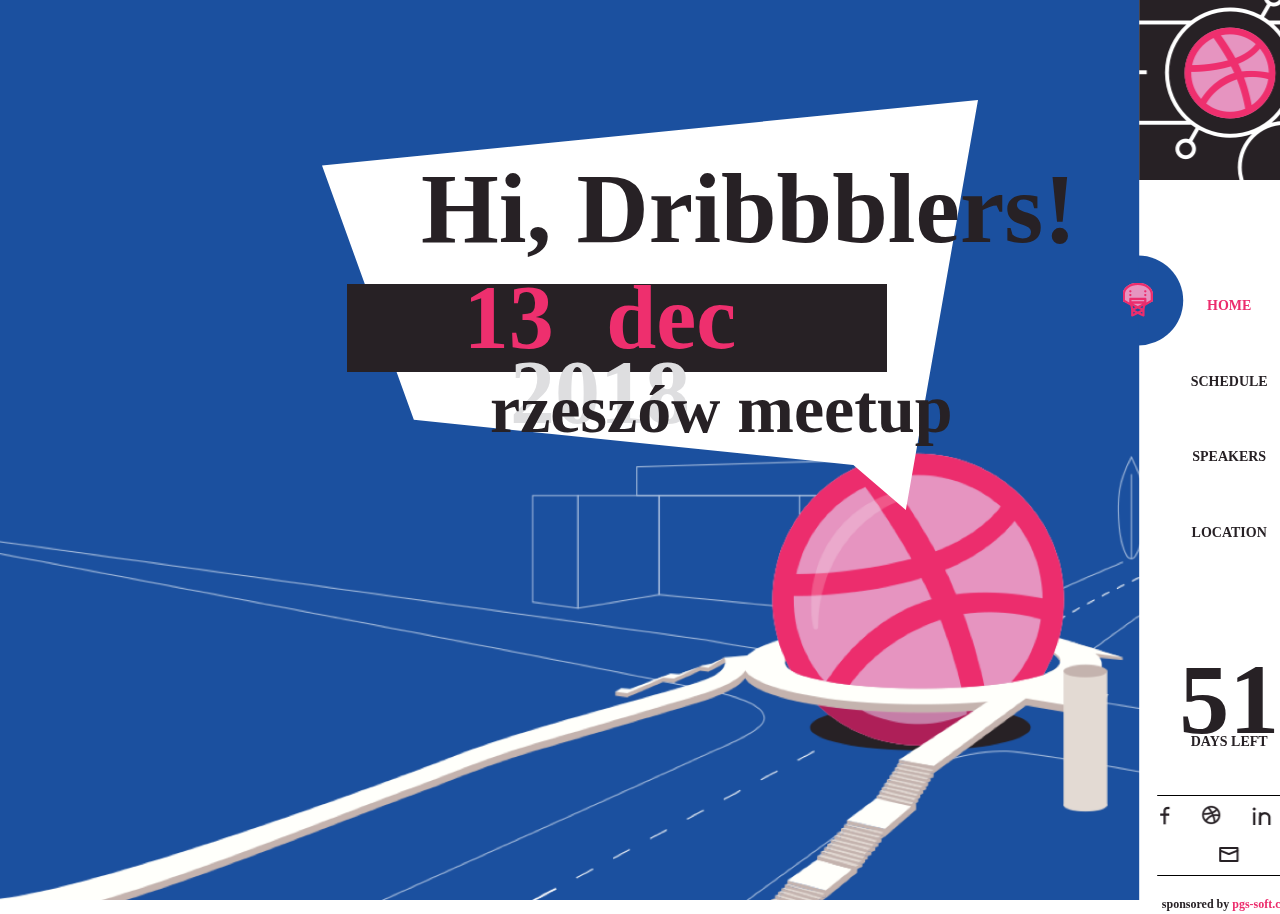
<file: index.html>
<!DOCTYPE html>
<html lang="en">

<head>
  <meta charset="UTF-8">
  <meta name="viewport" content="width=device-width, initial-scale=1.0">
  <meta http-equiv="X-UA-Compatible" content="ie=edge">
  <link rel="stylesheet" href="css/style.css">
  <link rel="stylesheet" media="screen" href="https://fontlibrary.org/face/bebusneuebold" type="text/css"/>
  <link rel="stylesheet" media="screen" href="https://fontlibrary.org/face/lato" type="text/css"/>
  <title>Document</title>
</head>

<body>
  <nav>
    <div class="logo">

    </div>
    <div class="indicator">
      <img src="img/basket icon/svg/basket_icon.svg" alt="">
    </div>
    <ul>
      <li><a class="active"  href="index.html">Home</a></li>
      <li><a href="schedule.html">Schedule</a></li>
      <li><a href="speakers.html">Speakers</a></li>
      <li><a href="location.html">Location</a></li>
    </ul>
    <div class="counter">
      <h1>51</h1>
      <p>Days left</p>
    </div>
  <div class="social">
  <ul>
    <li><a href=""><img src="img/facebook/png/facebook.png" alt=""></a></li>
    <li><a href=""><img src="img/dribbble1_1/png/dribbble1.png" alt=""></a></li>
    <li><a href=""><img src="img/linkedin_1/png/linkedin.png" alt=""></a></li>
    <li><a href=""><img src="img/email_1/png/email.png" alt=""></a></li>
  </ul>
  </div>
  <div class="footer">
    <p>sponsored by <span>pgs-soft.com</span></p>
  </div>
  </nav>
  <div class="container">
    <div class="hello">Hi, Dribbblers!</div>
    <div class="rectangle_title"></div>
    <div class="date">
      <p><span>13 dec</span> 2018</p>
    </div>
    <div class="meetup">
      <p>rzeszów meetup</p>
    </div>
  <div class="speech_bubble">

  </div>
  </div>
</body>

</html>
</file>
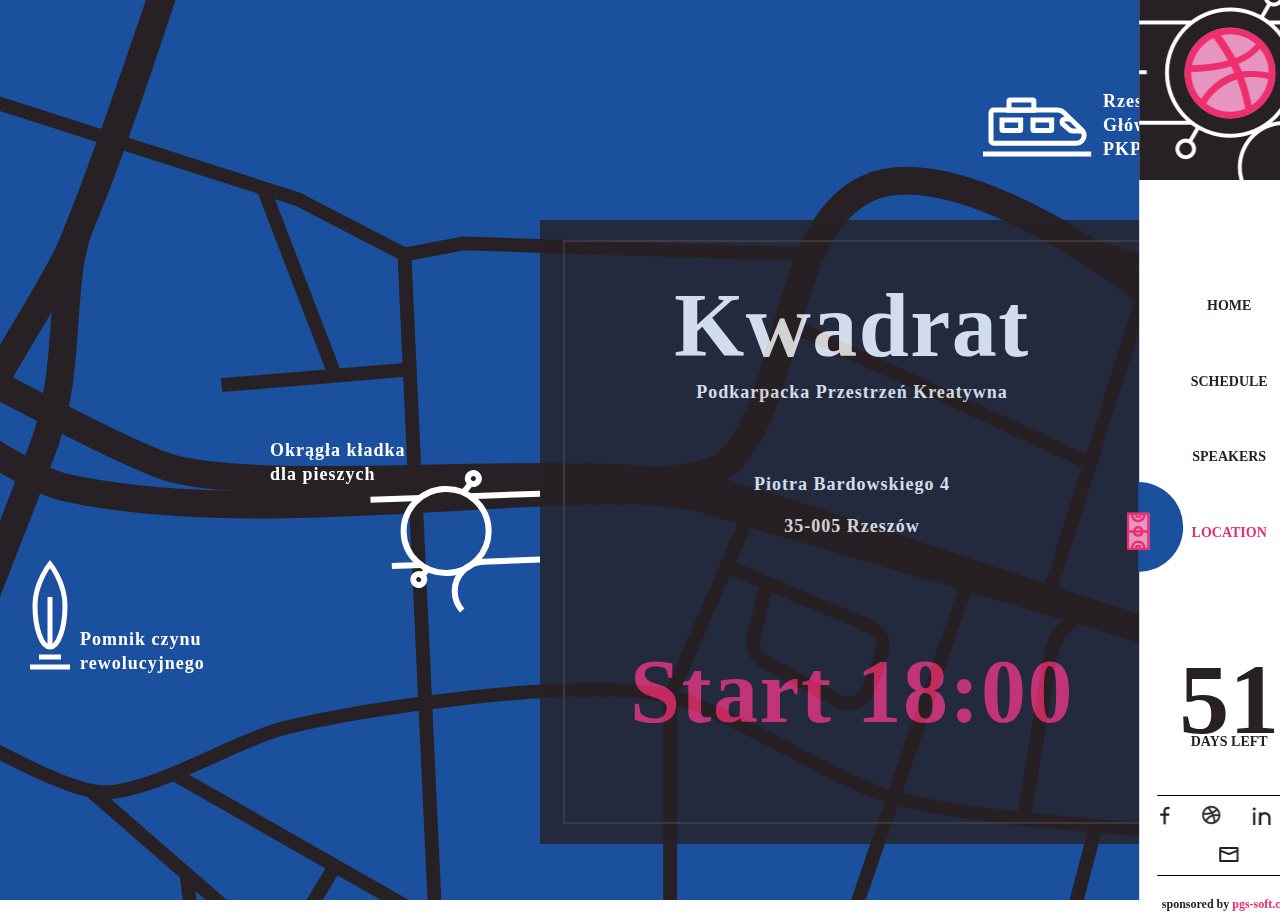
<file: location.html>
<!DOCTYPE html>
<html lang="en">

<head>
  <meta charset="UTF-8">
  <meta name="viewport" content="width=device-width, initial-scale=1.0">
  <meta http-equiv="X-UA-Compatible" content="ie=edge">
  <link rel="stylesheet" href="css/location.css">
  <link rel="stylesheet" media="screen" href="https://fontlibrary.org/face/bebusneuebold" type="text/css" />
  <link rel="stylesheet" media="screen" href="https://fontlibrary.org/face/lato" type="text/css" />
  <title>Document</title>
</head>

<body>
  <nav>
    <div class="logo">

    </div>
    <div class="indicator">
      <img src="img/court/svg/court.svg" alt="">
    </div>
      <ul>
        <li><a  href="index.html">Home</a></li>
        <li><a href="schedule.html">Schedule</a></li>
        <li><a  href="speakers.html">Speakers</a></li>
        <li><a class="active" href="location.html">Location</a></li>
      </ul>
      <div class="counter">
        <h1>51</h1>
        <p>Days left</p>
      </div>
      <div class="social">
        <ul>
          <li><a href=""><img src="img/facebook/png/facebook.png" alt=""></a></li>
          <li><a href=""><img src="img/dribbble1_1/png/dribbble1.png" alt=""></a></li>
          <li><a href=""><img src="img/linkedin_1/png/linkedin.png" alt=""></a></li>
          <li><a href=""><img src="img/email_1/png/email.png" alt=""></a></li>
        </ul>
      </div>
      <div class="footer">
        <p>sponsored by <span>pgs-soft.com</span></p>
      </div>
  </nav>
  <div class="container">
    <div class="train">
<img src="img/train/svg/train.svg" alt="">
<p>Rzeszów Główny PKP</p>
    </div>
    <div class="monument">
<img src="img/monument/svg/monument.svg" alt="">
<p>Pomnik czynu rewolucyjnego</p>
    </div>
    <div class="bridge_title">
      <p>Okrągła kładka dla pieszych</p>
    </div>
    <div class="bridge">
<img src="img/bridge/svg/bridge.svg" alt="">
    </div>
    <div class="dribble">
<img src="img/dribbble/svg/dribbble.svg" alt="">
<p>KWADRAT - Podkarpacka przestrzeń kreatywna</p>
    </div>
    <div class="white_border"></div>
<section class="description">
  <h1>Kwadrat</h1>
  <p>Podkarpacka Przestrzeń Kreatywna</p>
  <p>Piotra Bardowskiego 4</p>
  <p>35-005 Rzeszów</p>
  <h1 class="pink">Start 18:00</h1>
</section>
  </div>
</body>

</html>
</file>
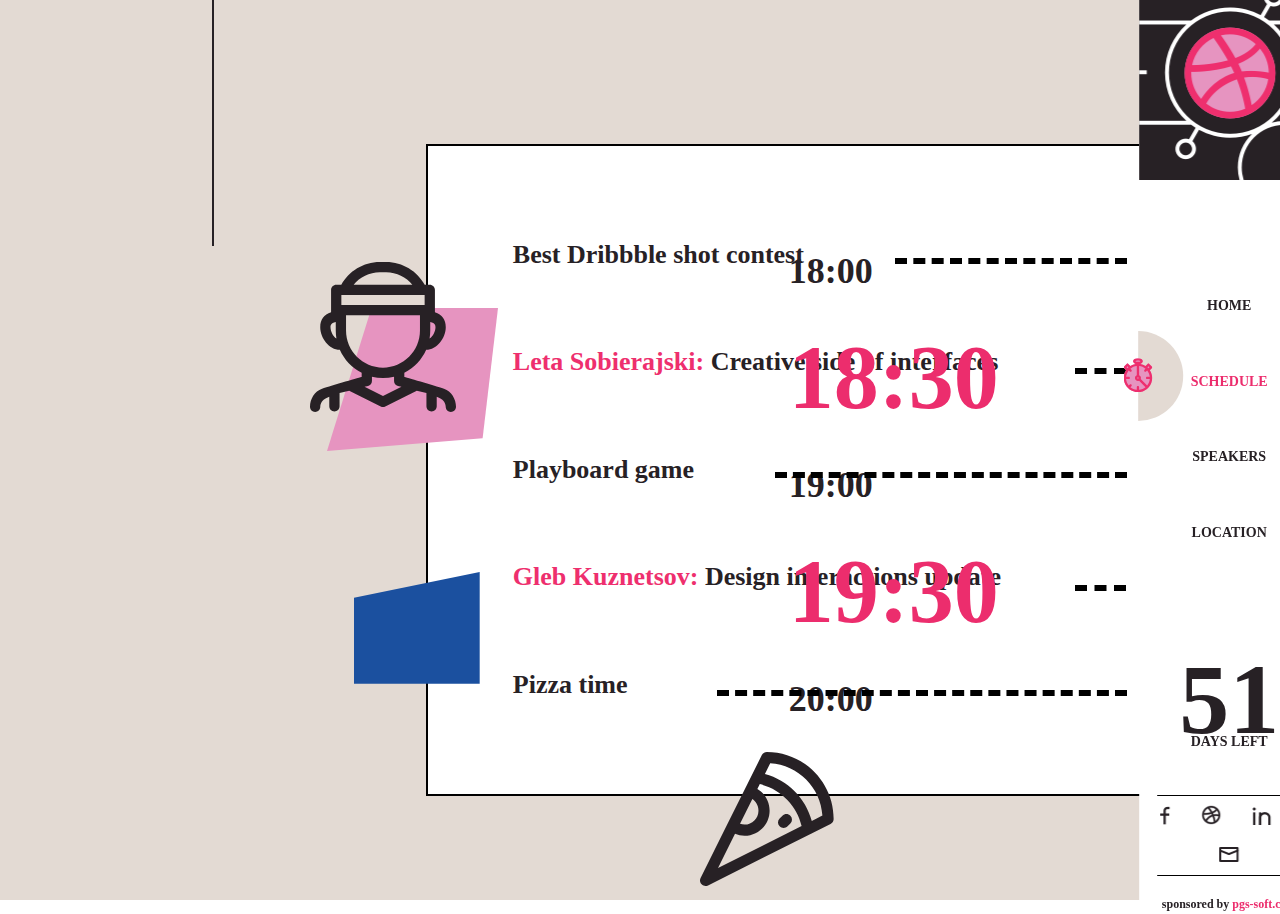
<file: schedule.html>
<!DOCTYPE html>
<html lang="en">

<head>
  <meta charset="UTF-8">
  <meta name="viewport" content="width=device-width, initial-scale=1.0">
  <meta http-equiv="X-UA-Compatible" content="ie=edge">
  <link rel="stylesheet" href="css/schedule.css">
  <link rel="stylesheet" media="screen" href="https://fontlibrary.org/face/bebusneuebold" type="text/css"/>
  <link rel="stylesheet" media="screen" href="https://fontlibrary.org/face/lato" type="text/css"/>
  <title>Document</title>
</head>

<body>
  <nav>
    <div class="logo">

    </div>
    <div class="indicator">
      <img src="img/watches icon/svg/watches_icon.svg" alt="">
    </div>
    <ul>
      <li><a href="index.html">Home</a></li>
      <li><a class="active" href="schedule.html">Schedule</a></li>
      <li><a href="speakers.html">Speakers</a></li>
      <li><a href="location.html">Location</a></li>
    </ul>
    <div class="counter">
      <h1>51</h1>
      <p>Days left</p>
    </div>
  <div class="social">
  <ul>
    <li><a href=""><img src="img/facebook/png/facebook.png" alt=""></a></li>
    <li><a href=""><img src="img/dribbble1_1/png/dribbble1.png" alt=""></a></li>
    <li><a href=""><img src="img/linkedin_1/png/linkedin.png" alt=""></a></li>
    <li><a href=""><img src="img/email_1/png/email.png" alt=""></a></li>
  </ul>
  </div>
  <div class="footer">
    <p>sponsored by <span>pgs-soft.com</span></p>
  </div>
  </nav>
  <div class="container">
    <div class="line_upper">

    </div>
    <div class="line_lower">

    </div>
    <div class="dashed_big_1"></div>
    <div class="dashed_small_2"></div>
    <div class="dashed_big_3"></div>
    <div class="dashed_small_4"></div>
    <div class="dashed_big_5"></div>
    <section class="schedule">
      <ul class="agenda">
        <li>Best Dribbble shot contest</li>
        <li><span>Leta Sobierajski:</span> Creative side of interfaces</li>
        <li>Playboard game</li>
        <li><span>Gleb Kuznetsov:</span> Design interactions update</li>
        <li>Pizza time</li>
      </ul>
    </section>
    <section class="hours">
      <ul>
        <li>18:00</li>
        <li>18:30</li>
        <li>19:00</li>
        <li>19:30</li>
        <li>20:00</li>
      </ul>
    </section>

    <div class="pizza">
<img src="img/pizza/svg/pizza.svg" alt="">
    </div>
    <div class="player">
  <img src="img/player/svg/player.svg" alt="">
    </div>
    <div class="pink-rect">

    </div>
    <div class="blue-rect">

    </div>
  </div>
</body>

</html>
</file>
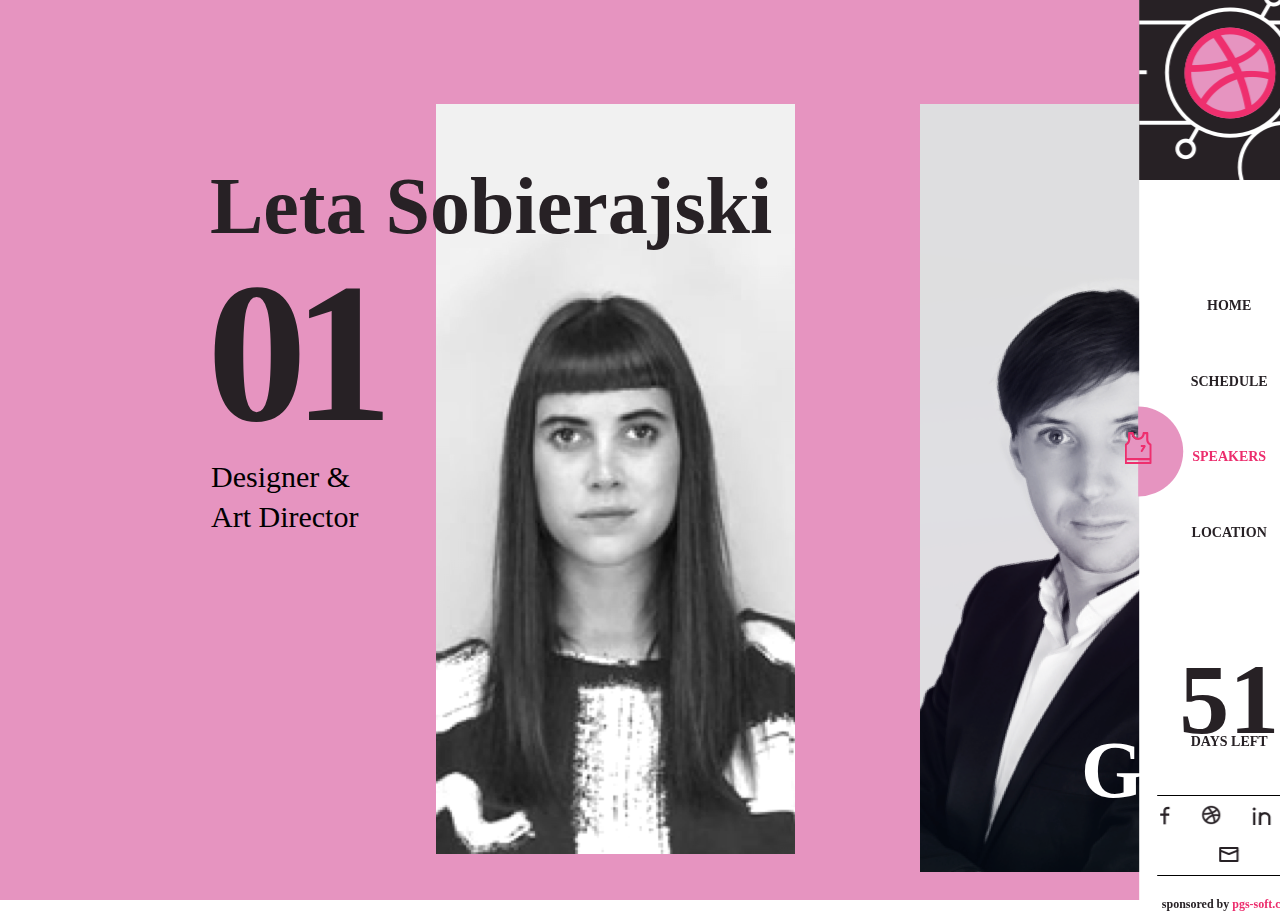
<file: speakers.html>
<!DOCTYPE html>
<html lang="en">

<head>
  <meta charset="UTF-8">
  <meta name="viewport" content="width=device-width, initial-scale=1.0">
  <meta http-equiv="X-UA-Compatible" content="ie=edge">
  <link rel="stylesheet" href="css/speakers.css">
  <link rel="stylesheet" media="screen" href="https://fontlibrary.org/face/bebusneuebold" type="text/css" />
  <link rel="stylesheet" media="screen" href="https://fontlibrary.org/face/lato" type="text/css" />
  <title>Document</title>
</head>

<body>
  <nav>
    <div class="logo">

    </div>
    <div class="indicator">
      <img src="img/t-shirt/svg/t-shirt.svg" alt="">
    </div>
      <ul>
        <li><a  href="index.html">Home</a></li>
        <li><a href="schedule.html">Schedule</a></li>
        <li><a class="active" href="speakers.html">Speakers</a></li>
        <li><a href="location.html">Location</a></li>
      </ul>
      <div class="counter">
        <h1>51</h1>
        <p>Days left</p>
      </div>
      <div class="social">
        <ul>
          <li><a href=""><img src="img/facebook/png/facebook.png" alt=""></a></li>
          <li><a href=""><img src="img/dribbble1_1/png/dribbble1.png" alt=""></a></li>
          <li><a href=""><img src="img/linkedin_1/png/linkedin.png" alt=""></a></li>
          <li><a href=""><img src="img/email_1/png/email.png" alt=""></a></li>
        </ul>
      </div>
      <div class="footer">
        <p>sponsored by <span>pgs-soft.com</span></p>
      </div>
  </nav>
  <div class="container">
    <section class="first">
      <div class="name">
        Leta Sobierajski
      </div>
      <div class="number">
        01
      </div>
      <div class="title">
        Designer &
        Art Director
      </div>
      <img src="img/Group 2/png/Group 2.png" alt="">
  </section>
      <section class="second">
        <div class="title">
          Chief
          Design Officer
        </div>
        <div class="name">
          Gleb Kuznetsov
        </div>
        <div class="number">
          02
        </div>
        <img src="img/Group 3/png/Group 3.png" alt="">
  </section>
  </div>
</body>

</html>
</file>
<file: css/style.css>
body{
  margin:0;
  padding:0;
}
.container{
  z-index: -1;
  position:fixed;
  height:100vh;
  width:100%;
  top:0;
  background-repeat: no-repeat;
  background-image: url('../img/Bitmap_1/png/Bitmap.png');
  background-size: cover;
}
nav{
  padding: 0;
  margin:0;
  min-width: 180px;
  background-color: white;
  position:absolute;
  height: 100vh;
  width:11vw;
  transform:translate(89vw,0%);
}
.logo{
    width:11vw;
    height:11vw;
    min-width: 180px;
    min-height: 180px;
    background-image: url('../img/logo/png/logo.png');
    background-repeat: no-repeat;
    background-position: bottom;
    background-color: #272125;
}
nav ul{
  list-style-type: none;
  margin-top: 6.5vh;
  margin-bottom: 11vh;
  padding: 0;
  text-align: center;

}
nav li > a{
  color: #272125;
  text-decoration: none;
  text-transform:  uppercase;
}
nav li {
  color: #EC2D6D;
  font-family: Lato;
  font-size: 14px;
  font-weight: 700;
  line-height: 17px;
  text-align: center;
  padding-top: 6.5vh;
}
.counter h1{
  color: #272125;
  font-family: BebasNeueBold;
  font-size: 100px;
  font-weight: 700;
  line-height: 120px;
  text-align: center;
  margin: 0;
  padding: 0;
}
.counter p{
  transform: translate(0,-3vh);
  color: #272125;
  font-family: Lato;
  font-size: 14px;
  font-weight: 700;
  line-height: 17px;
  text-align: center;
  text-transform: uppercase;
  margin: 0;
}
.social ul{
  border-top: 1px solid;
  border-bottom: 1px solid;
  padding: 0;
  margin:2vh;
}
.social li{
  display: inline-block;
  margin:0;
  padding: 0;
  padding-top: 1vh;
  padding-bottom: 1vh;
  padding-right: 3vh;
}
.social li:last-child{
  padding-right: 0;
}
.footer{
  color: #272125;
   font-family: Lato;
   font-size: 12px;
   font-weight: 700;
   line-height: 20px;
   text-align: center;
}
.footer span{
  color: #EC2D6D;
}

.indicator{

  z-index: -2;
  position: absolute;
  margin:0;
  background-color: #1B509F;
  border-bottom-right-radius: 45px;
  border-top-right-radius: 45px;
  border-left: 0;
  width: 45px;
  height: 90px;
  transform: translate(-1px,calc(6.5vh + 17px));
}
.indicator img{
  transform: translate(-50%,80%);
}
.active{
  color: #EC2D6D;
}
.speech_bubble{
  position: absolute;
  width:656px;
  height:410px;
  background-color: white;
  transform: translate(322px,100px);
  -webkit-clip-path: polygon(100% 0, 0 16%, 14% 78%, 81% 89%, 89% 100%);
  clip-path: polygon(100% 0, 0 16%, 14% 78%, 81% 89%, 89% 100%);
}
.rectangle_title{
  z-index: 1;
  position: absolute;
  background-color: #272125;
  width: 540px;
  height: 88px;
  transform: translate(347px,284px);
}
.hello{
z-index: 2;
position: absolute;
color: #272125;
font-family: BebasNeueBold;
font-size: 100px;
font-weight: 700;
line-height: 120px;
text-align: center;
transform: translate(421px,149px);
}
.date{
  z-index: 2;
  position: absolute;
  color: #DEDEE0;
  font-family: BebasNeueBold;
  font-size: 90px;
  font-weight: 700;
  line-height: 75px;
  text-align: center;
  width: 500px;
  transform: translate(350px,190px);
  word-spacing: 30px;
}
.date span{
  color: #EE2F6E;

}
.meetup{
  z-index: 2;
  position: absolute;
  color: #272125;
   font-family: BebasNeueBold;
   font-size: 68px;
   font-weight: 700;
   line-height: 82px;
   text-align: center;
  transform: translate(490px,300px);
}
</file>
<file: css/location.css>
body{
  margin:0;
  padding:0;
}
.container{
  z-index: -1;
  position:fixed;
  height:100vh;
  width:100%;
  top:0;
  background-repeat: no-repeat;
  background-image: url('../img/bg/svg/bg.svg');
  background-size: cover;

}
nav{
  padding: 0;
  margin:0;
  min-width: 180px;
  background-color: white;
  position:absolute;
  height: 100vh;
  width:11vw;
  transform:translate(89vw,0%);
}
.logo{
    width:11vw;
    height:11vw;
    min-width: 180px;
    min-height: 180px;
    background-image: url('../img/logo/png/logo.png');
    background-repeat: no-repeat;
    background-position: bottom;
    background-color: #272125;
}
nav ul{
  list-style-type: none;
  margin-top: 6.5vh;
  margin-bottom: 11vh;
  padding: 0;
  text-align: center;

}
nav li > a{
  color: #272125;
  text-decoration: none;
  text-transform:  uppercase;
}
nav li {
  color: #EC2D6D;
  font-family: Lato;
  font-size: 14px;
  font-weight: 700;
  line-height: 17px;
  text-align: center;
  padding-top: 6.5vh;
}
.counter h1{
  color: #272125;
  font-family: BebasNeueBold;
  font-size: 100px;
  font-weight: 700;
  line-height: 120px;
  text-align: center;
  margin: 0;
  padding: 0;
}
.counter p{
  transform: translate(0,-3vh);
  color: #272125;
  font-family: Lato;
  font-size: 14px;
  font-weight: 700;
  line-height: 17px;
  text-align: center;
  text-transform: uppercase;
  margin: 0;
}
.social ul{
  border-top: 1px solid;
  border-bottom: 1px solid;
  padding: 0;
  margin:2vh;
}
.social li{
  display: inline-block;
  margin:0;
  padding: 0;
  padding-top: 1vh;
  padding-bottom: 1vh;
  padding-right: 3vh;
}
.social li:last-child{
  padding-right: 0;
}
.footer{
  color: #272125;
   font-family: Lato;
   font-size: 12px;
   font-weight: 700;
   line-height: 20px;
   text-align: center;
}
.footer span{
  color: #EC2D6D;
}

.indicator{
  z-index: -2;
  position: absolute;
  margin:0;
  background-color: #1B509F;
  border-bottom-right-radius: 45px;
  border-top-right-radius: 45px;
  border-left: 0;
  width: 45px;
  height: 90px;
  transform: translate(-1px,calc(4 * 6.5vh + 4 * 17px));
}
.indicator img{
  transform: translate(-50%,80%);
}
.active{
  color: #EC2D6D;
}
.description{
  position: absolute;
  border: 2px solid #272125;
  background-color: #272125;
  opacity: 0.8;
  width: 620px;
  height: 620px;
  transform: translate(540px,220px);
}
.description h1{
  color: white;
font-family: BebasNeueBold;
font-size: 90px;
font-weight: 700;
letter-spacing: 1.5px;
line-height: 108px;
text-align: center;
margin:0;
margin-top: 50px;
padding: 0;
}
.description p{
  color: #FFFFFF;
font-family: Lato;
font-size: 18px;
font-weight: 900;
letter-spacing: 1px;
line-height: 24px;
text-align: center;
padding-bottom: 50px;
margin-top: 0;
}
.description p:nth-child(2n+1){
padding-bottom: 0;
}
.description .pink{
  color:#EC2D6D;
}
.white_border{
  position: absolute;
  border: 2px solid #FFFFFF;
  opacity: 0.5;
  width: 580px;
  height: 580px;
  transform: translate(563px,240px);
}
.train{
position: absolute;
transform: translate(983px,97px);
}
.monument{
position: absolute;
transform: translate(30px,560px);
}
.bridge{
position: absolute;
transform: translate(370px,470px);
overflow: hidden;
max-width: 170px;
}
.dribble{
  position: absolute;
  transform: translate(1405px,320px);
}
.train p{
  color: #FFFFFF;
font-family: Lato;
font-size: 18px;
font-weight: 900;
letter-spacing: 1px;
line-height: 24px;
text-align: left;
max-width: 60px;
transform: translate(120px, -90px);
}
.monument p{
  color: #FFFFFF;
font-family: Lato;
font-size: 18px;
font-weight: 900;
letter-spacing: 1px;
line-height: 24px;
text-align: left;
max-width: 160px;
transform: translate(50px, -65px);
}
.bridge_title p{
position: absolute;
color: #FFFFFF;
font-family: Lato;
font-size: 18px;
font-weight: 900;
letter-spacing: 1px;
line-height: 24px;
text-align: left;
max-width: 160px;
transform: translate(270px, 420px);
}
.dribble p{
  color: #FFFFFF;
font-family: Lato;
font-size: 18px;
font-weight: 900;
letter-spacing: 1px;
line-height: 24px;
text-align: left;
max-width: 220px;
transform: translate(30px, -180px);
}
</file>
<file: css/schedule.css>
body{
  margin:0;
  padding:0;
}
.container{
  z-index: -1;
  position:fixed;
  height:100vh;
  width:100%;
  top:0;
  background-color: #E3DAD3;

}
nav{
  padding: 0;
  margin:0;
  min-width: 180px;
  background-color: white;
  position:absolute;
  height: 100vh;
  width:11vw;
  transform:translate(89vw,0%);
}
.logo{
    width:11vw;
    height:11vw;
    min-width: 180px;
    min-height: 180px;
    background-image: url('../img/logo/png/logo.png');
    background-repeat: no-repeat;
    background-position: bottom;
    background-color: #272125;
}
nav ul{
  list-style-type: none;
  margin-top: 6.5vh;
  margin-bottom: 11vh;
  padding: 0;
  text-align: center;

}
nav li > a{
  color: #272125;
  text-decoration: none;
  text-transform:  uppercase;
}
nav li {
  color: #EC2D6D;
  font-family: Lato;
  font-size: 14px;
  font-weight: 700;
  line-height: 17px;
  text-align: center;
  padding-top: 6.5vh;
}
.counter h1{
  color: #272125;
  font-family: BebasNeueBold;
  font-size: 100px;
  font-weight: 700;
  line-height: 120px;
  text-align: center;
  margin: 0;
  padding: 0;
}
.counter p{
  transform: translate(0,-3vh);
  color: #272125;
  font-family: Lato;
  font-size: 14px;
  font-weight: 700;
  line-height: 17px;
  text-align: center;
  text-transform: uppercase;
  margin: 0;
}
.social ul{
  border-top: 1px solid;
  border-bottom: 1px solid;
  padding: 0;
  margin:2vh;
}
.social li{
  display: inline-block;
  margin:0;
  padding: 0;
  padding-top: 1vh;
  padding-bottom: 1vh;
  padding-right: 3vh;
}
.social li:last-child{
  padding-right: 0;
}
.footer{
  color: #272125;
   font-family: Lato;
   font-size: 12px;
   font-weight: 700;
   line-height: 20px;
   text-align: center;
}
.footer span{
  color: #EC2D6D;
}

.indicator{
  z-index: -2;
  position: absolute;
  margin:0;
  background-color: #E3DAD3;
  border-bottom-right-radius: 45px;
  border-top-right-radius: 45px;
  border-left: 0;
  width: 45px;
  height: 90px;
  transform: translate(-1px,calc(2 * 6.5vh + 2 * 17px));
}
.indicator img{
  transform: translate(-50%,80%);
}
.active{
  color: #EC2D6D;
}
.pink-rect{
  position: absolute;
  width: 171px;
  height: 143px;
  background-color: #E694C0;
  -webkit-clip-path: polygon(26% 0, 100% 0, 91% 91%, 0 100%);
  clip-path: polygon(26% 0, 100% 0, 91% 91%, 0 100%);
  transform: translate(327px,-344px);
}
.player img{
  position: absolute;
  z-index: 1;
  transform: translate(310px,-390px);
}
.blue-rect{
  position: absolute;
  background-color: #1B509F;
  width: 125.7px;
  height: 111.68px;
  transform:translate(354px,-80px);
  -webkit-clip-path: polygon(0 23%, 100% 0, 100% 100%, 0% 100%);
  clip-path: polygon(0 23%, 100% 0, 100% 100%, 0% 100%);
}
.pizza{
  position:absolute;
  transform: translate(700px,100px);
}
.schedule{
  width:853px;
  height: 648px;
  border: 2px solid black;
  background-color: white;
  -webkit-clip-path: polygon(0 0, 100% 0, 100% 100%, 0% 100%);
  clip-path: polygon(0 0, 100% 0, 100% 100%, 0% 100%);
  transform: translate(426px,16vh);
}
.schedule ul{
  display: inline-block;
  list-style: none;
}
.agenda li{
  position: relative;
  color: #272125;
  font-family: Lato;
  font-size: 26px;
  font-weight: 700;
  line-height: 31px;
  text-align: left;
  margin: 0;
  padding: 0;
  padding-top: 8.5vh;
  padding-left: 3.5vw;
}
.agenda li span{
  color: #EE2F6E;
  font-family: Lato;
  font-size: 26px;
  font-weight: 700;
  line-height: 31px;
  text-align: left;
}
.hours{
  position: absolute;
  margin:0;
  padding:0;
  height: 70vh;
  width:20vw;
  transform: translate(58.5vw,-50vh);
}
.hours ul{
  list-style: none;
}
.hours ul li{
  position: relative;
  color: #272125;
  font-family: BebasNeueBold;
  font-size: 36px;
  font-weight: 700;
  line-height: 43px;
  text-align: left;
  padding-top: 3.5vh;

}
.hours li:nth-child(2n){
  color: #EC2D6D;
font-family: BebasNeueBold;
font-size: 90px;
font-weight: 700;
line-height: 108px;
text-align: left;
}
.line_upper{
  margin: 0;
  padding: 0;
  position:absolute;
  background-color: #272125;
 width: 2px;
 height: 246px;
 transform: translate(212px,0);
}
.line_lower{
  margin: 0;
  padding: 0;
  position:absolute;
  background-color: #272125;
 width: 2px;
 height: 427px;
 transform: translate(1492px,605px);
}
.dashed_big_1{
  z-index: 3;
  position: absolute;
  width: 232px;
  height: 1px;
  border-top: 6px dashed black;
  transform: translate(895px,258px);
}
.dashed_small_2{
  z-index: 3;
  position: absolute;
  width: 51px;
  height: 1px;
  border-top: 6px dashed black;
  transform: translate(1075px,368px);
}
.dashed_big_3{
  z-index: 3;
  position: absolute;
  width: 352px;
  height: 1px;
  border-top: 6px dashed black;
  transform: translate(775px,472px);
}
.dashed_small_4{
  z-index: 3;
  position: absolute;
  width: 51px;
  height: 1px;
  border-top: 6px dashed black;
  transform: translate(1075px,585px);
}
.dashed_big_5{
  z-index: 3;
  position: absolute;
  width: 410px;
  height: 1px;
  border-top: 6px dashed black;
  transform: translate(717px,690px);
}
</file>
<file: css/speakers.css>
body{
  margin:0;
  padding:0;
}
.container{
  z-index: -1;
  position:fixed;
  height:100vh;
  width:100%;
  top:0;
  background-color: #E694C0;

}
nav{
  padding: 0;
  margin:0;
  min-width: 180px;
  background-color: white;
  position:absolute;
  height: 100vh;
  width:11vw;
  transform:translate(89vw,0%);
}
.logo{
    width:11vw;
    height:11vw;
    min-width: 180px;
    min-height: 180px;
    background-image: url('../img/logo/png/logo.png');
    background-repeat: no-repeat;
    background-position: bottom;
    background-color: #272125;
}
nav ul{
  list-style-type: none;
  margin-top: 6.5vh;
  margin-bottom: 11vh;
  padding: 0;
  text-align: center;

}
nav li > a{
  color: #272125;
  text-decoration: none;
  text-transform:  uppercase;
}
nav li {
  color: #EC2D6D;
  font-family: Lato;
  font-size: 14px;
  font-weight: 700;
  line-height: 17px;
  text-align: center;
  padding-top: 6.5vh;
}
.counter h1{
  color: #272125;
  font-family: BebasNeueBold;
  font-size: 100px;
  font-weight: 700;
  line-height: 120px;
  text-align: center;
  margin: 0;
  padding: 0;
}
.counter p{
  transform: translate(0,-3vh);
  color: #272125;
  font-family: Lato;
  font-size: 14px;
  font-weight: 700;
  line-height: 17px;
  text-align: center;
  text-transform: uppercase;
  margin: 0;
}
.social ul{
  border-top: 1px solid;
  border-bottom: 1px solid;
  padding: 0;
  margin:2vh;
}
.social li{
  display: inline-block;
  margin:0;
  padding: 0;
  padding-top: 1vh;
  padding-bottom: 1vh;
  padding-right: 3vh;
}
.social li:last-child{
  padding-right: 0;
}
.footer{
  color: #272125;
   font-family: Lato;
   font-size: 12px;
   font-weight: 700;
   line-height: 20px;
   text-align: center;
}
.footer span{
  color: #EC2D6D;
}

.indicator{
  z-index: -2;
  position: absolute;
  margin:0;
  background-color: #E694C0;
  border-bottom-right-radius: 45px;
  border-top-right-radius: 45px;
  border-left: 0;
  width: 45px;
  height: 90px;
  transform: translate(-1px,calc(3 * 6.5vh + (3 * 17px)));
}
.indicator img{
  transform: translate(-50%,80%);
}
.active{
  color: #EC2D6D;
}
.first img{
  position: absolute;
  margin:0;
  padding: 0;
  transform: translate(436px,104px);
}
.second img{
  position: absolute;
  margin:0;
  padding: 0;
  transform: translate(920px,104px);
}
.first .name{
  z-index: 1;
  position: absolute;
  color: #272125;
font-family: BebasNeueBold;
font-size: 80px;
font-weight: 700;
line-height: 96px;
text-align: left;
transform: translate(210px,158px);
}
.first .number{
    z-index: 1;
    position: absolute;
  color: #272125;
 font-family: BebasNeueBold;
 font-size: 200px;
 font-weight: 700;
 letter-spacing: -14px;
 line-height: 240px;
 text-align: center;
 transform: translate(207px,233px);
}
.first .title{
  z-index: 1;
  position: absolute;
  color: #000000;
font-family: Lato;
font-size: 30px;
font-weight: 400;
line-height: 40px;
text-align: left;
width:160px;
 transform: translate(211px,457px);
}
.second .title{
z-index: 1;
position: absolute;
color: white;
font-family: Lato;
font-size: 30px;
font-weight: 400;
line-height: 40px;
text-align: right;
width:191px;
 transform: translate(1302px,432px);
}
.second .number{
  z-index: 1;
  position: absolute;
color: white;
font-family: BebasNeueBold;
font-size: 200px;
font-weight: 700;
letter-spacing: -14px;
line-height: 240px;
text-align: center;
transform: translate(1341px,504px);
}
.second .name{
  z-index: 1;
  position: absolute;
  color: white;
font-family: BebasNeueBold;
font-size: 80px;
font-weight: 700;
line-height: 96px;
text-align: left;
transform: translate(1081px,722px);
}
</file>
